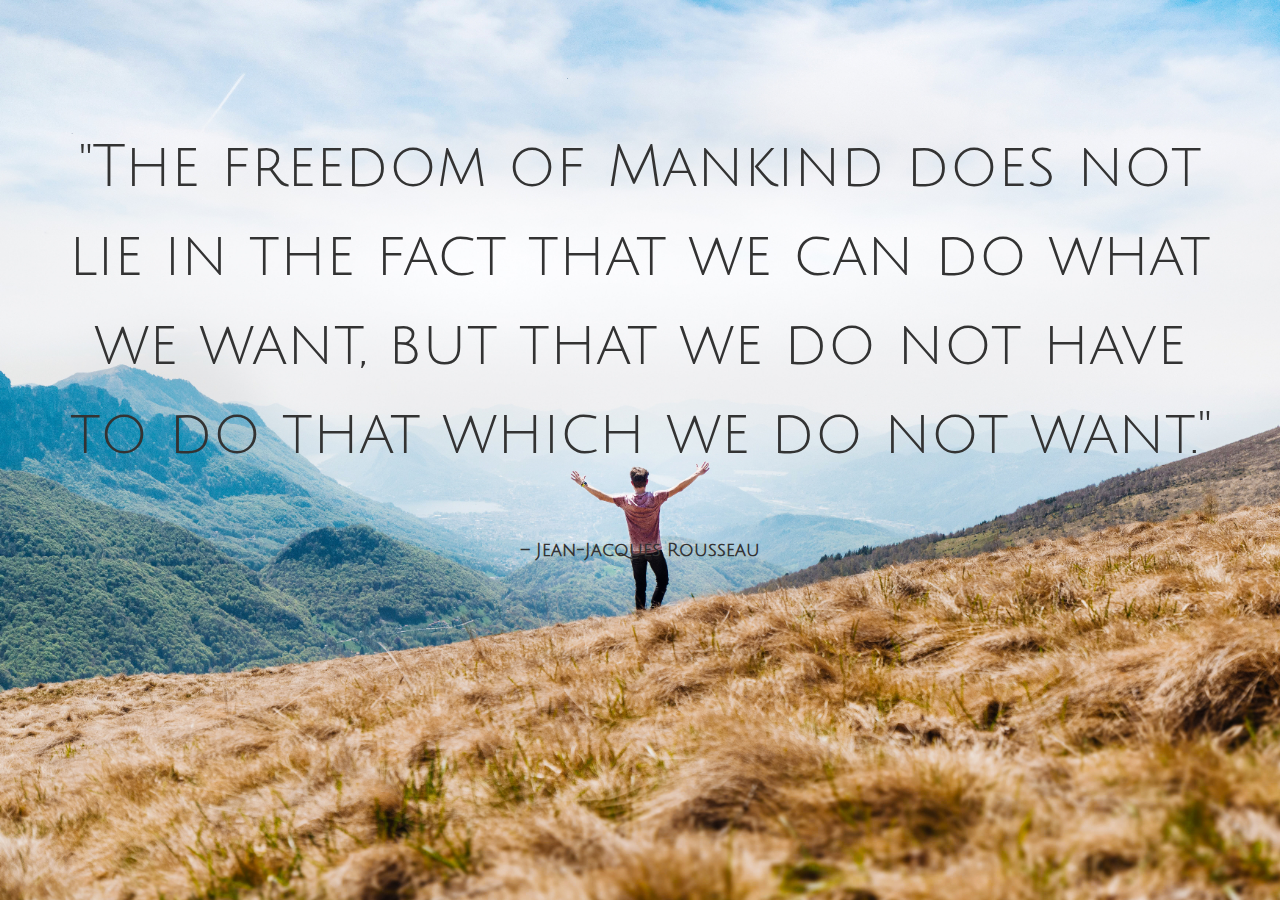
<file: index.html>
<!DOCTYPE html>
<html>
<head>
  <meta charset="utf-8">
  <meta name="viewport" content="width=device-width initial-scale=1">
  
  <link rel="stylesheet" type="text/css" href="main.css">
  <link href="https://fonts.googleapis.com/css?family=Crimson+Text|Julius+Sans+One" rel="stylesheet">
  
  <title>Freedom</title>
</head>
<body>

  <div class="wrapper">
    <p class="quote">"The freedom of Mankind does not lie in the fact that we can do what we want, but that we do not have to do that which we do not want."</p>
    <p class="author">– Jean-Jacques Rousseau</p>
  </div>
    
</body>
</html>
</file>
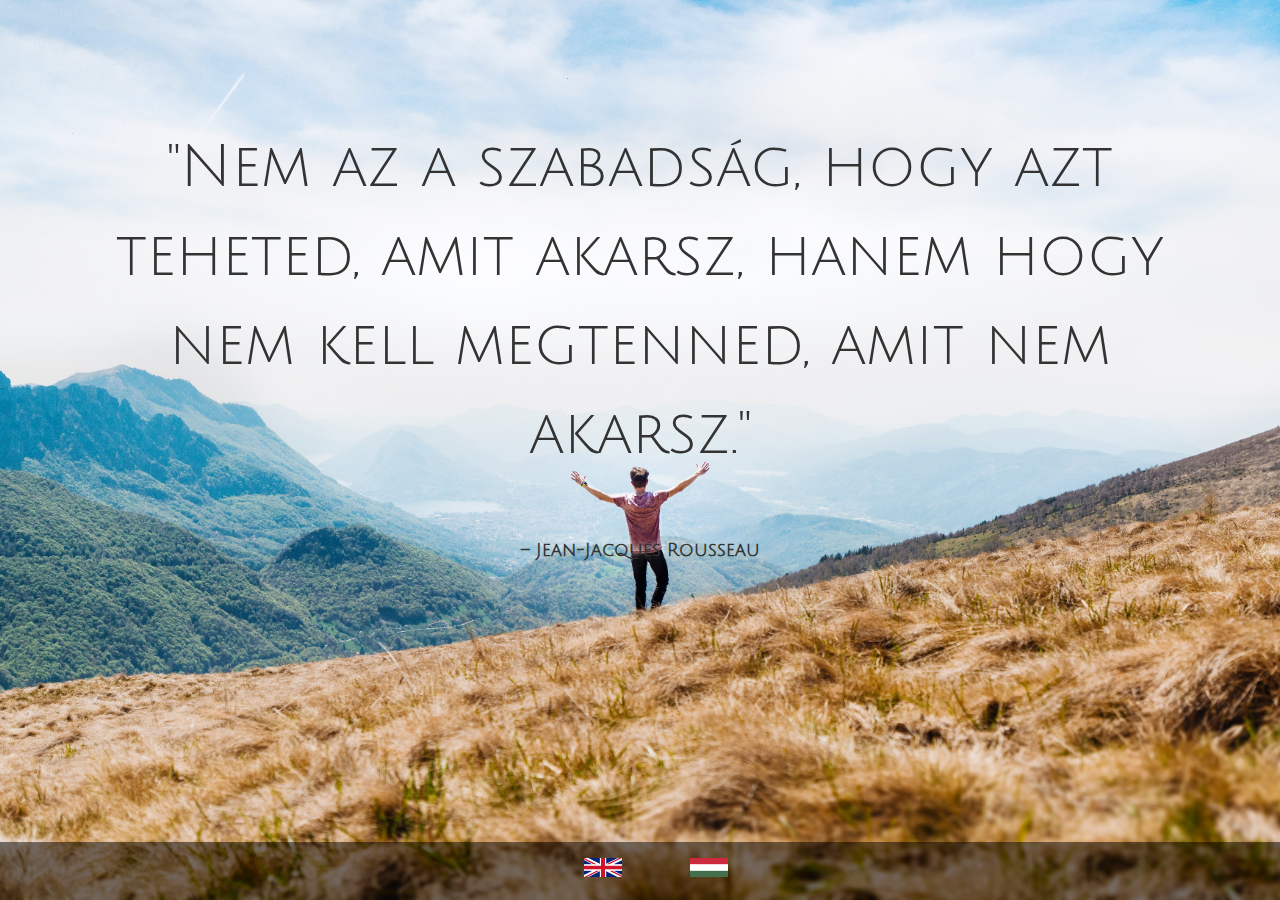
<file: hu.html>
<!DOCTYPE html>
<html lang="hu">
<head>
  <meta charset="utf-8">
  <meta name="viewport" content="width=device-width initial-scale=1">
  
  <link rel="stylesheet" type="text/css" href="main.css">
  <link href="https://fonts.googleapis.com/css?family=Crimson+Text|Julius+Sans+One" rel="stylesheet">
  <title>Freedom</title>
</head>
<body>

  <div class="wrapper">
    <p class="quote">"Nem az a szabadság, hogy azt teheted, amit akarsz, hanem hogy nem kell megtenned, amit nem akarsz."</p>
    <p class="author">– Jean-Jacques Rousseau</p>
  </div>
  <nav class="language">
    <a href="index.html" title="GB"><img src="assets/gb.png" alt="gb flag"></a>
    <a href="hu.html" title="HU"><img src="assets/hu.png" alt="hu flag"></a>
  </nav>
</body>
</html>
</file>
<file: main.css>
.wrapper {
    padding-top: 4rem;
    width: 90%;
    margin: 0 auto;
    text-align: center;
    font-size: 3.7rem;
    padding-bottom: 1.3rem;
    font-family: 'Julius Sans One', sans-serif;
}
user agent stylesheet
div {
    display: block;
}
body {
    width: 100%;
    height: 100vh;
    background: url(assets/freedom.jpg) no-repeat center;
    background-size: cover;
    color: #333;
}
html, body {
    margin: 0;
    padding: 0;
    font-size: 100%;
    line-height: 1.5;
}

html, body {
    margin: 0;
    padding: 0;
    font-size: 100%;
    line-height: 1.5;
}

.author {font-weight: bold;
}

.author {font-size:30%;
}

nav {
    background-color: hsla(100,0%,0%,.5);
    padding: 1rem;
    position: fixed;
    bottom: 0;
    width: 100%;
    text-align: center;
}

img {height: auto;
  width: 3%;}

nav a {
    padding: 2rem;
}
</file>
